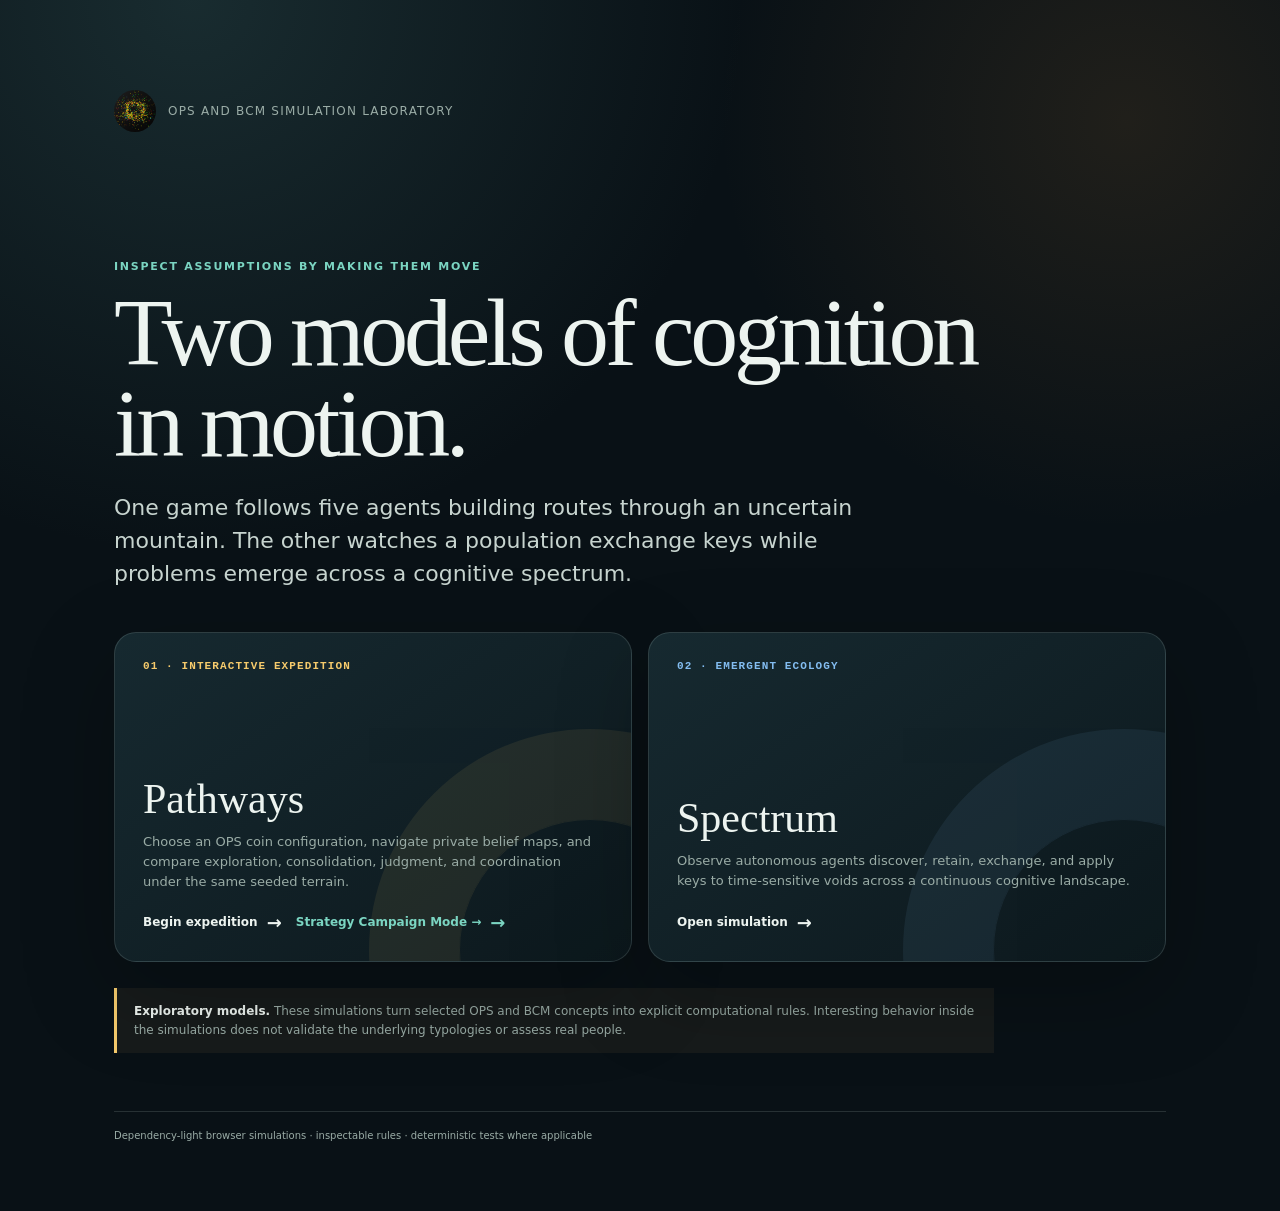
<file: index.html>
<!doctype html>
<html lang="en">
<head>
  <meta charset="utf-8">
  <meta name="viewport" content="width=device-width, initial-scale=1">
  <meta name="theme-color" content="#0a1217">
  <title>OPS and BCM Simulators</title>
  <link rel="icon" href="favicon.ico">
  <style>
    :root { color-scheme: dark; --bg:#091116; --surface:#112027; --line:rgba(220,240,233,.14); --text:#edf4f0; --muted:#9aacA6; --gold:#f6cb6c; --teal:#7bd5c2; }
    * { box-sizing:border-box; }
    body { margin:0; min-height:100vh; color:var(--text); background:radial-gradient(circle at 15% 0%, rgba(67,116,117,.27), transparent 34%),radial-gradient(circle at 88% 10%, rgba(147,101,48,.17), transparent 26%),var(--bg); font-family:Inter,ui-sans-serif,system-ui,-apple-system,"Segoe UI",sans-serif; }
    main { width:min(1180px,100%); margin:0 auto; padding:clamp(30px,7vw,92px) clamp(18px,5vw,64px) 70px; }
    .brand { display:flex; align-items:center; gap:12px; margin-bottom:clamp(60px,10vw,130px); color:var(--muted); font-size:12px; letter-spacing:.1em; text-transform:uppercase; }
    .brand img { width:42px; height:42px; object-fit:contain; border-radius:50%; }
    .eyebrow { margin:0 0 14px; color:var(--teal); font-size:11px; font-weight:800; letter-spacing:.16em; text-transform:uppercase; }
    h1,h2 { margin-top:0; font-family:Georgia,"Times New Roman",serif; font-weight:500; }
    h1 { max-width:900px; margin-bottom:22px; font-size:clamp(48px,8vw,96px); line-height:.95; letter-spacing:-.045em; }
    .lede { max-width:760px; margin-bottom:42px; color:#c7d4cf; font-size:clamp(17px,2.2vw,22px); line-height:1.5; }
    .sim-grid { display:grid; grid-template-columns:repeat(2,minmax(0,1fr)); gap:16px; }
    .sim-card { position:relative; display:grid; min-height:330px; padding:28px; overflow:hidden; border:1px solid var(--line); border-radius:22px; color:inherit; background:linear-gradient(145deg,rgba(23,43,50,.96),rgba(13,25,30,.96)); text-decoration:none; box-shadow:0 30px 90px rgba(0,0,0,.25); transition:transform .18s ease,border-color .18s ease; }
    .sim-card:hover { transform:translateY(-4px); border-color:rgba(246,203,108,.45); }
    .sim-card::after { content:""; position:absolute; width:260px; height:260px; right:-90px; bottom:-120px; border:1px solid currentColor; border-radius:50%; opacity:.08; box-shadow:0 0 0 45px currentColor,0 0 0 90px currentColor; }
    .sim-card.pathways { color:var(--gold); }
    .sim-card.spectrum { color:#83bdf1; }
    .card-index { color:currentColor; font:700 11px/1 ui-monospace,monospace; letter-spacing:.1em; }
    .card-copy { align-self:end; position:relative; z-index:1; color:var(--text); }
    .card-copy h2 { margin-bottom:9px; font-size:clamp(28px,4vw,42px); }
    .card-copy p { max-width:460px; margin:0 0 20px; color:var(--muted); font-size:13px; line-height:1.55; }
    .enter { display:inline-flex; align-items:center; gap:9px; color:currentColor; font-size:12px; font-weight:800; }
    .enter::after { content:"→"; font-size:18px; transition:transform .15s ease; }
    .sim-card:hover .enter::after { transform:translateX(4px); }
    .notice { max-width:880px; margin-top:26px; padding:14px 17px; border-left:3px solid var(--gold); color:var(--muted); background:rgba(246,203,108,.055); font-size:12px; line-height:1.55; }
    .notice strong { color:var(--text); }
    footer { margin-top:58px; padding-top:18px; border-top:1px solid var(--line); color:var(--muted); font-size:10px; }
    @media (max-width:760px) { .brand { margin-bottom:70px; } .sim-grid { grid-template-columns:1fr; } .sim-card { min-height:270px; } }
    @media (prefers-reduced-motion:reduce) { * { transition-duration:.01ms !important; } }
  </style>
</head>
<body>
  <main>
    <div class="brand"><img src="logo.png" alt="">OPS and BCM simulation laboratory</div>
    <p class="eyebrow">Inspect assumptions by making them move</p>
    <h1>Two models of cognition in motion.</h1>
    <p class="lede">One game follows five agents building routes through an uncertain mountain. The other watches a population exchange keys while problems emerge across a cognitive spectrum.</p>

    <div class="sim-grid">
      <a class="sim-card pathways" href="pathways/">
        <span class="card-index">01 · INTERACTIVE EXPEDITION</span>
        <div class="card-copy">
          <h2>Pathways</h2>
          <p>Choose an OPS coin configuration, navigate private belief maps, and compare exploration, consolidation, judgment, and coordination under the same seeded terrain.</p>
          <div style="display: flex; gap: 14px;">
            <span class="enter">Begin expedition</span>
            <span class="enter" style="color: var(--teal);" onclick="event.preventDefault(); window.location.href='pathways/campaign.html';">Strategy Campaign Mode →</span>
          </div>
        </div>
      </a>

      <a class="sim-card spectrum" href="spectrum/">
        <span class="card-index">02 · EMERGENT ECOLOGY</span>
        <div class="card-copy">
          <h2>Spectrum</h2>
          <p>Observe autonomous agents discover, retain, exchange, and apply keys to time-sensitive voids across a continuous cognitive landscape.</p>
          <span class="enter">Open simulation</span>
        </div>
      </a>
    </div>

    <div class="notice"><strong>Exploratory models.</strong> These simulations turn selected OPS and BCM concepts into explicit computational rules. Interesting behavior inside the simulations does not validate the underlying typologies or assess real people.</div>
    <footer>Dependency-light browser simulations · inspectable rules · deterministic tests where applicable</footer>
  </main>
</body>
</html>
</file>
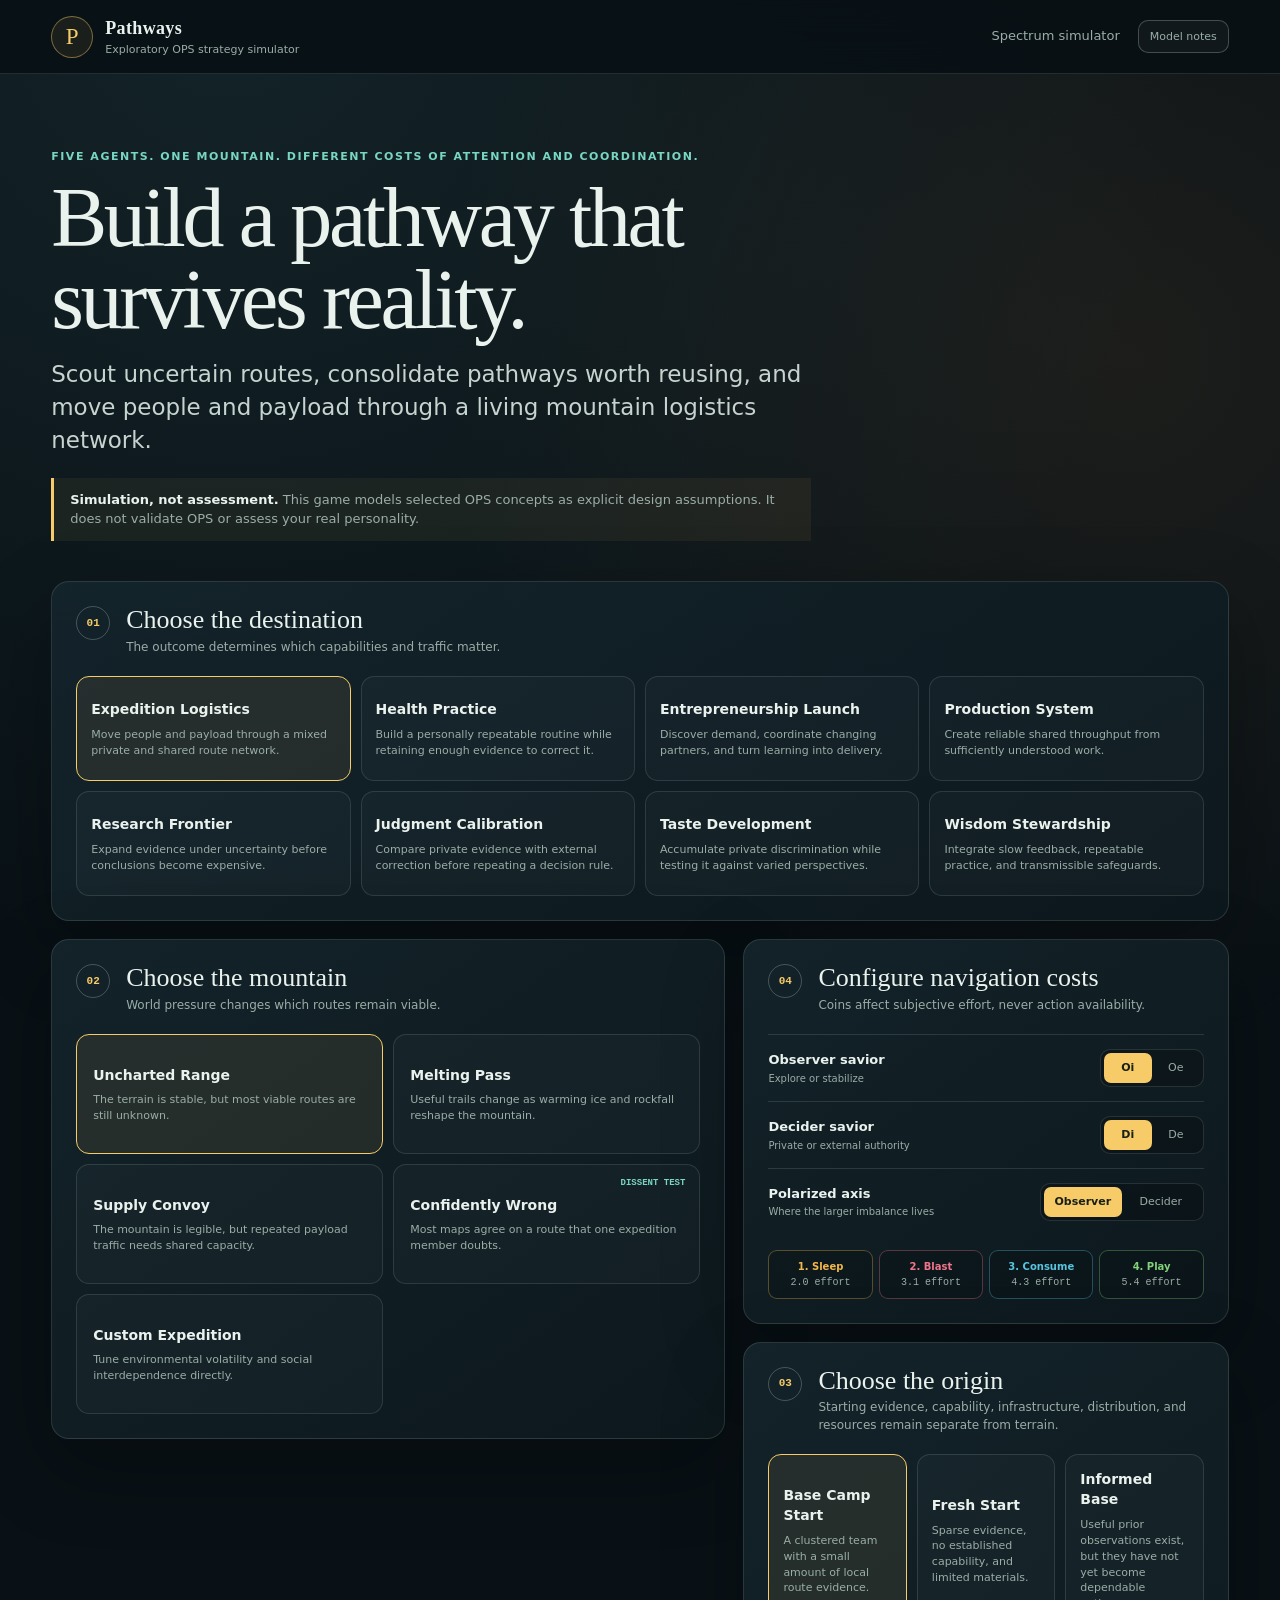
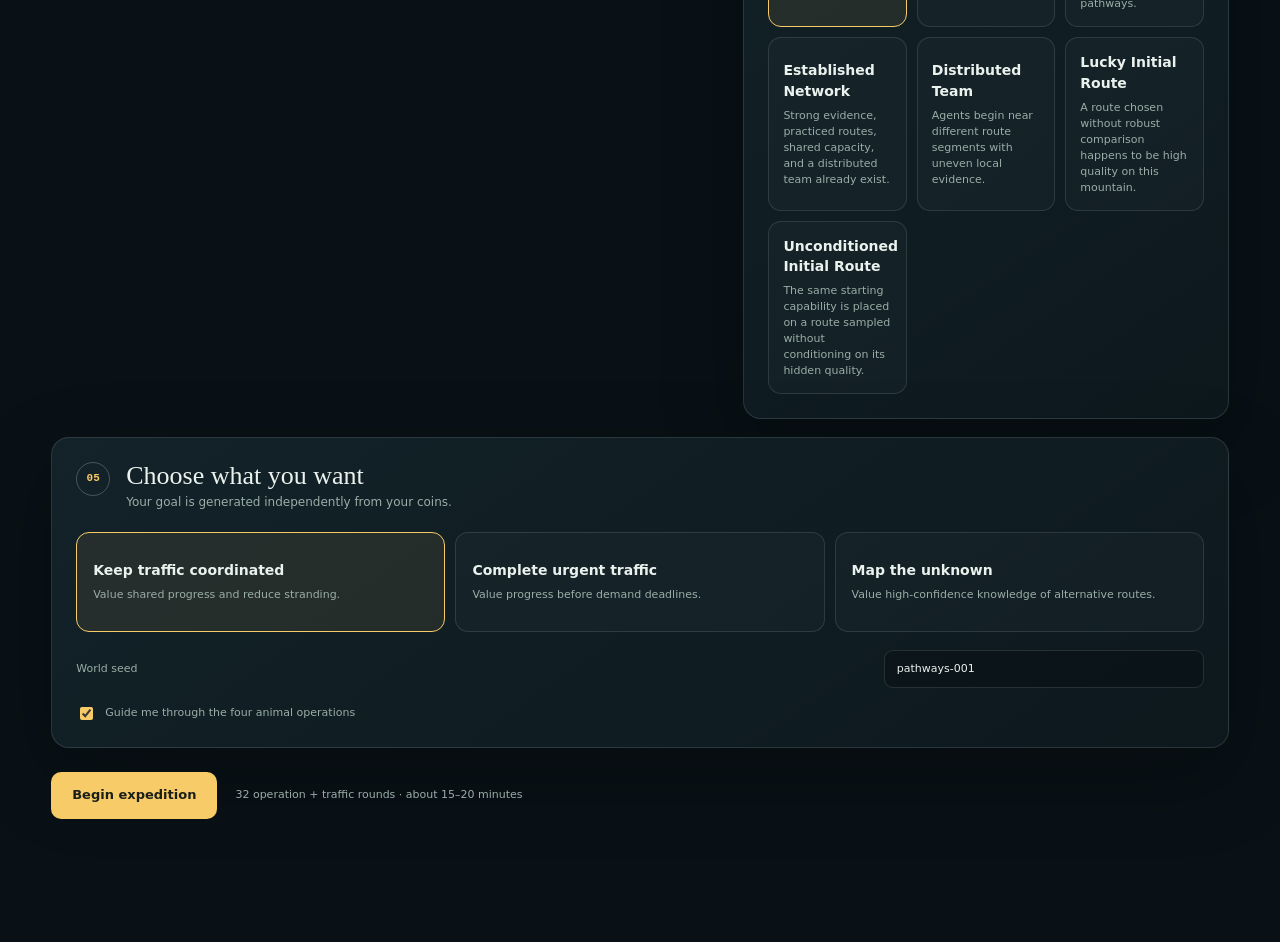
<file: pathways/index.html>
<!doctype html>
<html lang="en">
<head>
  <meta charset="utf-8">
  <meta name="viewport" content="width=device-width, initial-scale=1">
  <meta name="theme-color" content="#101a20">
  <title>Pathways - An exploratory OPS strategy simulator</title>
  <link rel="icon" href="../favicon.ico">
  <link rel="stylesheet" href="styles.css?v=1">
</head>
<body>
  <header class="site-header">
    <a class="brand" href="../" aria-label="Back to simulator collection">
      <span class="brand-mark">P</span>
      <span>
        <strong>Pathways</strong>
        <small>Exploratory OPS strategy simulator</small>
      </span>
    </a>
    <nav>
      <a href="../spectrum/">Spectrum simulator</a>
      <button class="quiet-button" id="aboutButton" type="button">Model notes</button>
    </nav>
  </header>

  <main id="app">
    <section class="start-screen" id="startScreen">
      <div class="hero-copy">
        <p class="eyebrow">Five agents. One mountain. Different costs of attention and coordination.</p>
        <h1>Build a pathway that survives reality.</h1>
        <p class="lede">Scout uncertain routes, consolidate pathways worth reusing, and move people and payload through a living mountain logistics network.</p>
        <div class="model-notice">
          <strong>Simulation, not assessment.</strong>
          This game models selected OPS concepts as explicit design assumptions. It does not validate OPS or assess your real personality.
        </div>
      </div>

      <div class="setup-grid">
        <section class="setup-panel destination-panel">
          <div class="section-heading">
            <span class="step-number">01</span>
            <div>
              <h2>Choose the destination</h2>
              <p>The outcome determines which capabilities and traffic matter.</p>
            </div>
          </div>
          <div class="profile-grid destination-grid" id="destinationGrid"></div>
        </section>

        <section class="setup-panel scenario-panel">
          <div class="section-heading">
            <span class="step-number">02</span>
            <div>
              <h2>Choose the mountain</h2>
              <p>World pressure changes which routes remain viable.</p>
            </div>
          </div>
          <div class="scenario-grid" id="scenarioGrid"></div>
          <div class="custom-controls" id="customControls" hidden>
            <label>Environmental uncertainty <output id="uncertaintyOutput">50%</output><input id="uncertaintyInput" type="range" min="0" max="100" value="50"></label>
            <label>Terrain volatility <output id="volatilityOutput">50%</output><input id="volatilityInput" type="range" min="0" max="100" value="50"></label>
            <label>Route branching <output id="branchingOutput">50%</output><input id="branchingInput" type="range" min="0" max="100" value="50"></label>
            <label>Terrain observability <output id="observabilityOutput">50%</output><input id="observabilityInput" type="range" min="0" max="100" value="50"></label>
            <label>Social interdependence <output id="interdependenceOutput">50%</output><input id="interdependenceInput" type="range" min="0" max="100" value="50"></label>
            <label>Route recurrence <output id="routeRecurrenceOutput">50%</output><input id="routeRecurrenceInput" type="range" min="0" max="100" value="50"></label>
            <label>Priority disagreement <output id="disagreementOutput">50%</output><input id="disagreementInput" type="range" min="0" max="100" value="50"></label>
          </div>
        </section>

        <section class="setup-panel coins-panel">
          <div class="section-heading">
            <span class="step-number">04</span>
            <div>
              <h2>Configure navigation costs</h2>
              <p>Coins affect subjective effort, never action availability.</p>
            </div>
          </div>
          <div class="coin-row">
            <div><strong>Observer savior</strong><small>Explore or stabilize</small></div>
            <div class="segmented" data-setting="observer">
              <button type="button" data-value="Oi" class="selected">Oi</button>
              <button type="button" data-value="Oe">Oe</button>
            </div>
          </div>
          <div class="coin-row">
            <div><strong>Decider savior</strong><small>Private or external authority</small></div>
            <div class="segmented" data-setting="decider">
              <button type="button" data-value="Di" class="selected">Di</button>
              <button type="button" data-value="De">De</button>
            </div>
          </div>
          <div class="coin-row">
            <div><strong>Polarized axis</strong><small>Where the larger imbalance lives</small></div>
            <div class="segmented wide" data-setting="polarity">
              <button type="button" data-value="Observer" class="selected">Observer</button>
              <button type="button" data-value="Decider">Decider</button>
            </div>
          </div>
          <div class="animal-order" id="animalOrder"></div>
        </section>

        <section class="setup-panel origin-panel">
          <div class="section-heading">
            <span class="step-number">03</span>
            <div>
              <h2>Choose the origin</h2>
              <p>Starting evidence, capability, infrastructure, distribution, and resources remain separate from terrain.</p>
            </div>
          </div>
          <div class="profile-grid origin-grid" id="originGrid"></div>
        </section>

        <section class="setup-panel goals-panel">
          <div class="section-heading">
            <span class="step-number">05</span>
            <div>
              <h2>Choose what you want</h2>
              <p>Your goal is generated independently from your coins.</p>
            </div>
          </div>
          <div class="goal-grid" id="goalGrid"></div>
          <label class="seed-field">World seed<input id="seedInput" value="pathways-001" spellcheck="false"></label>
          <label class="tutorial-toggle"><input id="tutorialInput" type="checkbox" checked><span>Guide me through the four animal operations</span></label>
        </section>
      </div>

      <div class="start-actions">
        <button class="primary-button" id="startButton" type="button">Begin expedition</button>
        <span>32 operation + traffic rounds · about 15–20 minutes</span>
      </div>
    </section>

    <section class="game-screen" id="gameScreen" hidden>
      <div class="game-status" aria-live="polite">
        <div><small>Round</small><strong id="roundStatus">0 / 12</strong></div>
        <div><small>Weather</small><strong id="weatherStatus">Clear</strong></div>
        <div><small>Route materials</small><strong id="supplyStatus">18</strong></div>
        <div><small>Demands complete</small><strong id="summitStatus">0 / 5</strong></div>
        <div><small>Payload delivered</small><strong id="deliveryStatus">0 / 2</strong></div>
        <button class="quiet-button" id="restartButton" type="button">Restart setup</button>
      </div>

      <div class="tutorial-bar" id="tutorialBar" hidden>
        <div>
          <small>Guided move <span id="tutorialCount">1 / 4</span></small>
          <strong id="tutorialTitle">Consume: scout an uncertain route</strong>
          <p id="tutorialCopy"></p>
        </div>
        <button class="quiet-button" id="skipTutorialButton" type="button">Skip guidance</button>
      </div>

      <section class="traffic-panel">
        <div class="panel-heading">
          <div><p class="eyebrow">Purposeful repeated traffic</p><h2>Logistics demands</h2></div>
          <span class="truth-badge">Source → destination · subject · deadline</span>
        </div>
        <div class="destination-brief" id="destinationBrief"></div>
        <div class="traffic-demand-list" id="trafficDemandList"></div>
      </section>

      <div class="game-layout">
        <section class="map-panel">
          <div class="panel-heading map-heading">
            <div>
              <p class="eyebrow" id="scenarioEyebrow">Uncharted Range</p>
              <h2>Belief map</h2>
            </div>
            <div class="map-controls">
              <button class="quiet-button" id="mapZoomOut" type="button" aria-label="Zoom map out">−</button>
              <button class="quiet-button" id="mapZoomIn" type="button" aria-label="Zoom map in">+</button>
              <label class="agent-selector">Map perspective<select id="mapAgentSelect"></select></label>
            </div>
          </div>
          <div class="map-legend">
            <span><i class="legend-line private"></i>Private belief</span>
            <span><i class="legend-line shared"></i>Shared infrastructure</span>
            <span><i class="legend-line unknown"></i>Unknown possibility</span>
            <span><i class="legend-dot"></i>Expedition member</span>
          </div>
          <div class="mountain-wrap">
            <svg id="mountainSvg" viewBox="0 0 1000 720" role="img" aria-label="Interactive mountain pathway map">
              <defs>
                <linearGradient id="skyGradient" x1="0" x2="0" y1="0" y2="1">
                  <stop offset="0" stop-color="#152a32"></stop>
                  <stop offset="1" stop-color="#0d171c"></stop>
                </linearGradient>
                <filter id="softGlow"><feGaussianBlur stdDeviation="5" result="blur"></feGaussianBlur><feMerge><feMergeNode in="blur"></feMergeNode><feMergeNode in="SourceGraphic"></feMergeNode></feMerge></filter>
                <marker id="intentArrow" viewBox="0 0 10 10" refX="8" refY="5" markerWidth="5" markerHeight="5" orient="auto-start-reverse"><path d="M 0 0 L 10 5 L 0 10 z" fill="#f7cb67"></path></marker>
              </defs>
              <rect width="1000" height="720" fill="url(#skyGradient)"></rect>
              <path class="mountain-silhouette back" d="M0 690 L128 520 L235 575 L390 310 L495 415 L640 200 L760 390 L865 285 L1000 680 Z"></path>
              <path class="mountain-silhouette front" d="M0 720 L170 565 L300 610 L520 205 L695 540 L810 430 L1000 720 Z"></path>
              <g id="edgeLayer"></g>
              <g id="nodeLayer"></g>
              <g id="agentLayer"></g>
              <g id="payloadLayer"></g>
            </svg>
            <div class="map-callout" id="mapCallout" hidden></div>
          </div>
        </section>

        <aside class="xray-panel">
          <div class="panel-heading">
            <div>
              <p class="eyebrow">X-ray mode</p>
              <h2>Five private models</h2>
            </div>
            <span class="truth-badge">Ground truth hidden</span>
          </div>
          <div class="agent-list" id="agentList"></div>
        </aside>
      </div>

      <section class="actions-panel">
        <div class="panel-heading">
          <div>
            <p class="eyebrow">Choose one concrete operation</p>
            <h2>Your next move</h2>
          </div>
          <div class="player-state" id="playerState"></div>
        </div>
        <div class="action-grid" id="actionGrid"></div>
      </section>

      <section class="timeline-panel">
        <div class="panel-heading">
          <div><p class="eyebrow">Causal trace</p><h2>What just happened</h2></div>
        </div>
        <div class="timeline" id="timeline"></div>
      </section>
    </section>
  </main>

  <dialog id="aboutDialog" class="info-dialog">
    <button class="dialog-close" data-close-dialog type="button" aria-label="Close">Close</button>
    <p class="eyebrow">Model boundary</p>
    <h2>What this simulator claims</h2>
    <p>Pathways turns selected OPS terms into explicit logistics mechanics. Oe explores, Oi stabilizes, Di primarily updates private capability, and De primarily updates reciprocal or shared capability. Animal operations prepare pathway state; movement resolves afterward against declared traffic demands.</p>
    <p>The simulator tests whether those assumptions produce an intelligible strategy game. It is not evidence that the assumptions describe real people.</p>
    <h3>Four pathway layers</h3>
    <ul>
      <li>Terrain: what objectively exists.</li>
      <li>Belief: what each agent currently thinks exists.</li>
      <li>Personal mastery: what one agent can traverse reliably.</li>
      <li>Shared pathway: what the expedition can use at scale.</li>
    </ul>
    <p>Sleep pays when the same agent later reuses a mastered route. Blast pays when later followers or shared payload reuse established infrastructure. Either investment can be mistimed when no relevant future traffic arrives.</p>
  </dialog>

  <dialog id="debriefDialog" class="debrief-dialog">
    <div id="debriefContent"></div>
  </dialog>

  <script src="engine.js?v=1"></script>
  <script src="app.js?v=1"></script>
</body>
</html>
</file>
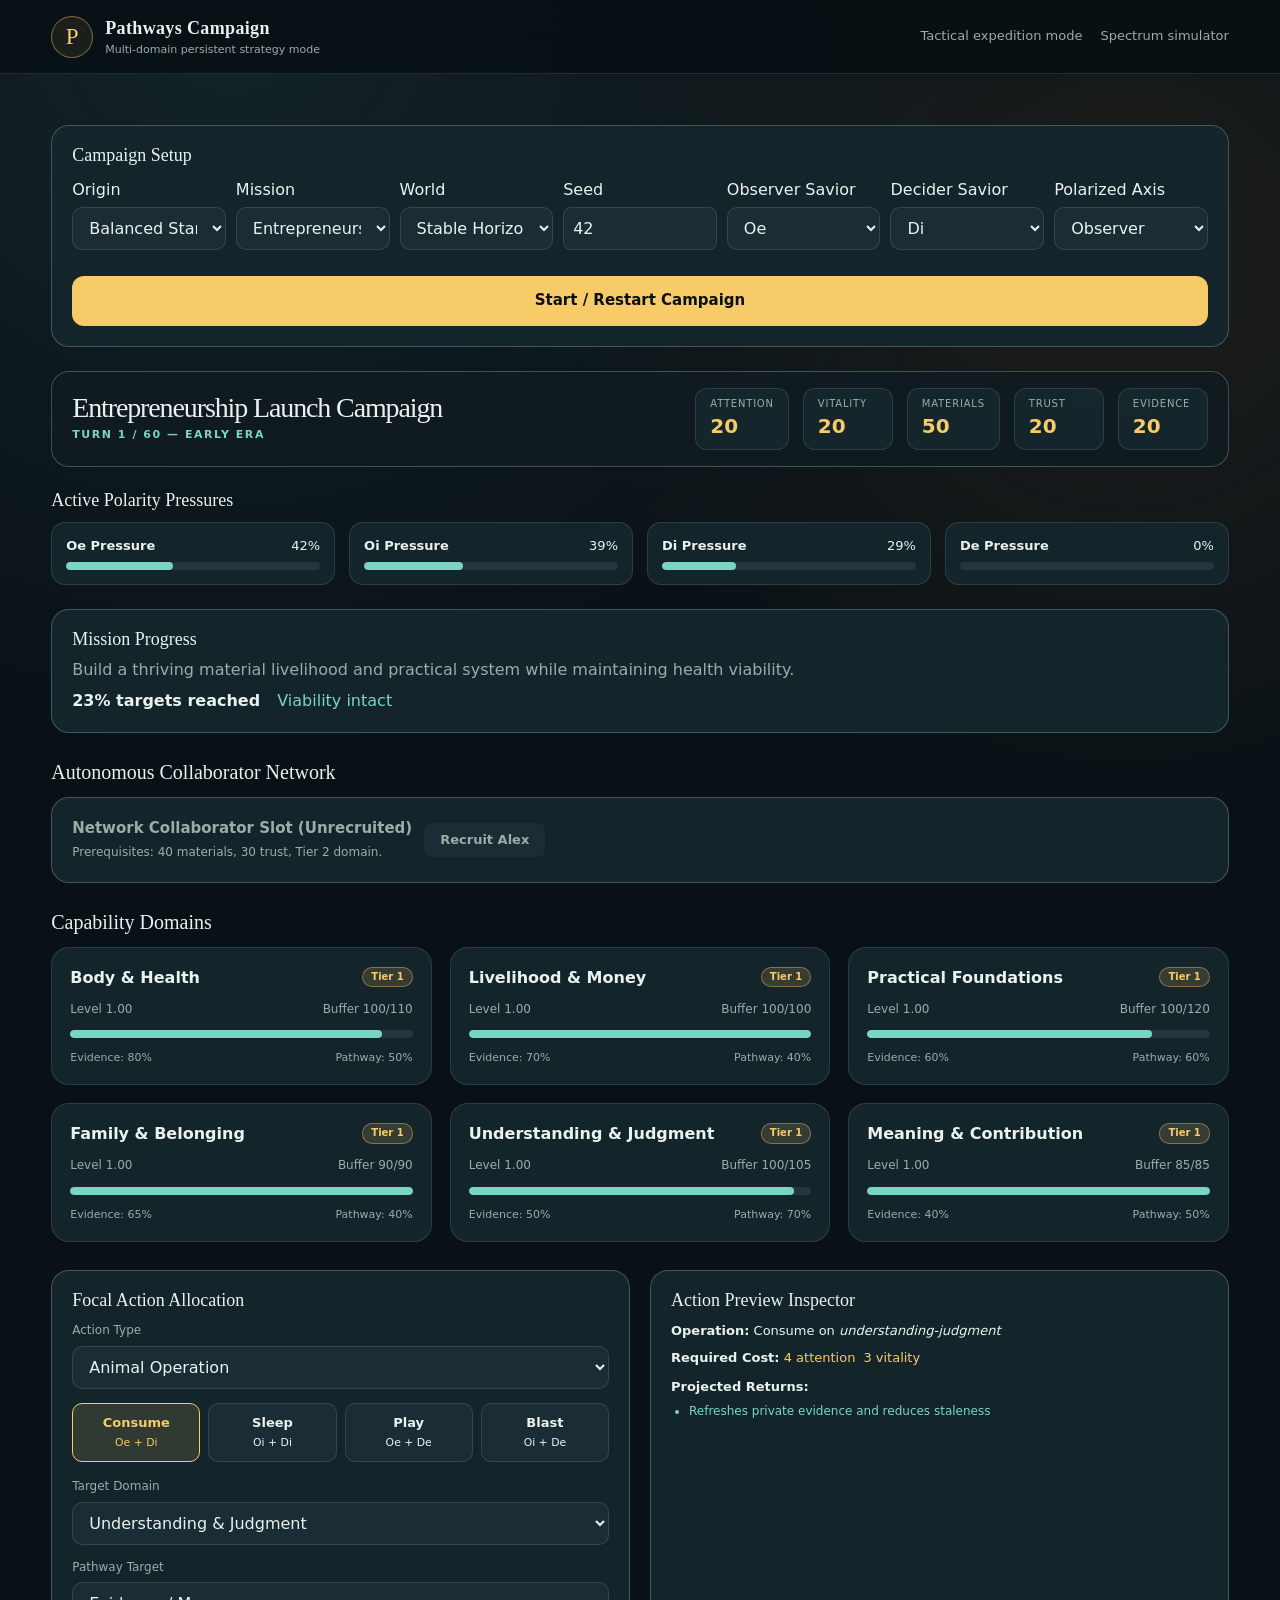
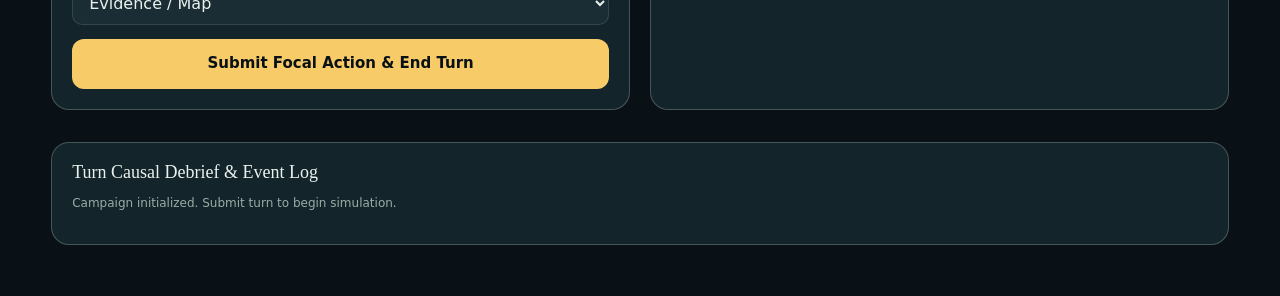
<file: pathways/campaign.html>
<!doctype html>
<html lang="en">
<head>
  <meta charset="utf-8">
  <meta name="viewport" content="width=device-width, initial-scale=1">
  <meta name="theme-color" content="#101a20">
  <title>Pathways - Multi-Domain Strategy Campaign</title>
  <link rel="icon" href="../favicon.ico">
  <link rel="stylesheet" href="styles.css?v=2">
  <style>
    .campaign-header-bar {
      display: flex;
      flex-wrap: wrap;
      align-items: center;
      justify-content: space-between;
      gap: 16px;
      padding: 16px 20px;
      margin-bottom: 24px;
      border: 1px solid var(--line-strong);
      border-radius: var(--radius);
      background: rgba(16, 28, 34, 0.9);
      backdrop-filter: blur(12px);
    }
    .res-grid {
      display: flex;
      flex-wrap: wrap;
      gap: 14px;
    }
    .res-card {
      display: flex;
      flex-direction: column;
      padding: 8px 14px;
      border: 1px solid var(--line);
      border-radius: 12px;
      background: rgba(26, 45, 53, 0.6);
      min-width: 90px;
    }
    .res-card small {
      color: var(--muted);
      font-size: 10px;
      text-transform: uppercase;
      letter-spacing: 0.08em;
    }
    .res-card strong {
      color: var(--accent);
      font-size: 20px;
    }
    .pressure-panel {
      display: grid;
      grid-template-columns: repeat(auto-fit, minmax(200px, 1fr));
      gap: 14px;
      margin-bottom: 24px;
    }
    .pressure-card {
      padding: 14px;
      border: 1px solid var(--line);
      border-radius: 14px;
      background: var(--surface-2);
    }
    .pressure-header {
      display: flex;
      justify-content: space-between;
      margin-bottom: 6px;
      font-size: 13px;
    }
    .meter-bar {
      height: 8px;
      border-radius: 4px;
      background: rgba(255, 255, 255, 0.08);
      overflow: hidden;
    }
    .meter-fill {
      height: 100%;
      border-radius: 4px;
      background: var(--teal);
      transition: width 0.3s ease;
    }
    .domain-grid-6 {
      display: grid;
      grid-template-columns: repeat(auto-fit, minmax(300px, 1fr));
      gap: 18px;
      margin-bottom: 28px;
    }
    .domain-card {
      padding: 18px;
      border: 1px solid var(--line);
      border-radius: var(--radius);
      background: var(--surface-2);
      display: flex;
      flex-direction: column;
      gap: 12px;
    }
    .domain-title-row {
      display: flex;
      align-items: center;
      justify-content: space-between;
    }
    .tier-badge {
      padding: 2px 8px;
      border-radius: 10px;
      font-size: 10px;
      font-weight: bold;
      background: rgba(247, 203, 103, 0.15);
      color: var(--accent);
      border: 1px solid rgba(247, 203, 103, 0.4);
    }
    .stat-row {
      display: flex;
      justify-content: space-between;
      font-size: 12px;
      color: var(--muted);
    }
    .inspector-section {
      display: grid;
      grid-template-columns: 1fr 1fr;
      gap: 20px;
      margin-bottom: 32px;
    }
    @media (max-width: 900px) {
      .inspector-section { grid-template-columns: 1fr; }
    }
    .action-picker-panel, .preview-panel, .debrief-panel {
      padding: 20px;
      border: 1px solid var(--line-strong);
      border-radius: var(--radius);
      background: var(--surface-2);
    }
    .animal-btn-group {
      display: grid;
      grid-template-columns: repeat(4, 1fr);
      gap: 8px;
      margin-bottom: 16px;
    }
    .animal-btn {
      padding: 10px 6px;
      border: 1px solid var(--line);
      border-radius: 10px;
      background: var(--surface-3);
      cursor: pointer;
      text-align: center;
      font-size: 13px;
      font-weight: 600;
      transition: all 0.2s ease;
    }
    .animal-btn:hover, .animal-btn.active {
      border-color: var(--accent);
      background: rgba(247, 203, 103, 0.12);
      color: var(--accent);
    }
    .form-group {
      display: flex;
      flex-direction: column;
      gap: 6px;
      margin-bottom: 14px;
    }
    .form-group select {
      padding: 10px 12px;
      border: 1px solid var(--line);
      border-radius: 10px;
      background: var(--surface-3);
      color: var(--text);
    }
    .submit-btn {
      width: 100%;
      padding: 14px;
      border: none;
      border-radius: 12px;
      background: var(--accent);
      color: var(--bg);
      font-size: 15px;
      font-weight: 700;
      cursor: pointer;
      transition: opacity 0.2s;
    }
    .submit-btn:hover { opacity: 0.9; }
    .warning-box {
      padding: 10px 14px;
      border-left: 3px solid var(--danger);
      background: rgba(240, 123, 134, 0.1);
      color: var(--danger);
      font-size: 12px;
      margin-top: 10px;
      border-radius: 0 8px 8px 0;
    }
    .event-log-list {
      max-height: 260px;
      overflow-y: auto;
      display: flex;
      flex-direction: column;
      gap: 8px;
      padding-right: 6px;
    }
    .event-item {
      padding: 8px 12px;
      border-radius: 8px;
      background: var(--surface-3);
      font-size: 12px;
      border-left: 3px solid var(--teal);
    }
    .event-item.shock { border-left-color: var(--danger); }
  </style>
</head>
<body>
  <header class="site-header">
    <a class="brand" href="../" aria-label="Back to simulator collection">
      <span class="brand-mark">P</span>
      <span>
        <strong>Pathways Campaign</strong>
        <small>Multi-domain persistent strategy mode</small>
      </span>
    </a>
    <nav>
      <a href="index.html">Tactical expedition mode</a>
      <a href="../spectrum/">Spectrum simulator</a>
    </nav>
  </header>

  <main id="app">
    <section class="debrief-panel" id="campaignSetup" style="margin-bottom:24px;">
      <h2 style="font-size:18px; margin-bottom:12px;">Campaign Setup</h2>
      <div class="setup-grid" style="display:grid; grid-template-columns:repeat(auto-fit,minmax(150px,1fr)); gap:10px;">
        <label class="form-group">Origin
          <select id="originSelect">
            <option value="balanced-starter">Balanced Starter</option>
            <option value="struggling-body">Struggling Body</option>
            <option value="asset-rich-isolated">Asset Rich & Isolated</option>
            <option value="scholar-monk">Scholar Monk</option>
          </select>
        </label>
        <label class="form-group">Mission
          <select id="missionSelect">
            <option value="entrepreneurship">Entrepreneurship</option>
            <option value="scholarship">Scholarship</option>
            <option value="family-stewardship">Family Stewardship</option>
            <option value="holistic-resilience">Holistic Resilience</option>
          </select>
        </label>
        <label class="form-group">World
          <select id="shockSelect">
            <option value="stable-horizon">Stable Horizon</option>
            <option value="volatile-shift">Volatile Shift</option>
            <option value="crisis-cascade">Crisis Cascade</option>
          </select>
        </label>
        <label class="form-group">Seed
          <input id="seedInput" type="number" value="42" style="width:100%; padding:9px; border-radius:8px; border:1px solid var(--line); background:var(--surface-3); color:var(--text);">
        </label>
        <label class="form-group">Observer Savior
          <select id="observerCoinSelect"><option value="Oe">Oe</option><option value="Oi">Oi</option></select>
        </label>
        <label class="form-group">Decider Savior
          <select id="deciderCoinSelect"><option value="Di">Di</option><option value="De">De</option></select>
        </label>
        <label class="form-group">Polarized Axis
          <select id="primaryAxisSelect"><option value="observer">Observer</option><option value="decider">Decider</option></select>
        </label>
      </div>
      <button type="button" class="submit-btn" id="startCampaignBtn" style="margin-top:12px;">Start / Restart Campaign</button>
    </section>

    <div class="campaign-header-bar">
      <div>
        <h1 style="font-size: 28px; margin: 0;" id="missionTitle">Entrepreneurship Launch Campaign</h1>
        <small class="eyebrow" id="turnCounter">Turn 1 — Phase: updateWorld</small>
      </div>
      <div class="res-grid" id="resourceBar"></div>
    </div>

    <!-- Polarity Pressures -->
    <h2 style="font-size: 18px; margin-bottom: 12px;">Active Polarity Pressures</h2>
    <div class="pressure-panel" id="pressureBar"></div>

    <section class="debrief-panel" id="missionPanel" style="margin-bottom:28px;"></section>

    <!-- Autonomous Collaborator Section -->
    <h2 style="font-size: 20px; margin-bottom: 14px;">Autonomous Collaborator Network</h2>
    <div class="debrief-panel" id="collaboratorPanel" style="margin-bottom: 28px;"></div>

    <!-- 6 Capability Domains -->
    <h2 style="font-size: 20px; margin-bottom: 14px;">Capability Domains</h2>
    <div class="domain-grid-6" id="domainGrid"></div>

    <!-- Action Inspector & Picker -->
    <div class="inspector-section">
      <section class="action-picker-panel">
        <h2 style="font-size: 18px; margin-bottom: 12px;">Focal Action Allocation</h2>

        <div class="form-group">
          <label for="actionTypeSelect" style="font-size:12px; color:var(--muted);">Action Type</label>
          <select id="actionTypeSelect">
            <option value="animal_operation">Animal Operation</option>
            <option value="acquire">Develop Domain Level</option>
            <option value="maintain">Direct Maintenance</option>
            <option value="set_maintenance_policy">Install Maintenance Policy</option>
          </select>
        </div>

        <div class="animal-btn-group" id="animalSelector">
          <button type="button" class="animal-btn active" data-animal="Consume">Consume<br><small style="font-weight:normal;">Oe + Di</small></button>
          <button type="button" class="animal-btn" data-animal="Sleep">Sleep<br><small style="font-weight:normal;">Oi + Di</small></button>
          <button type="button" class="animal-btn" data-animal="Play">Play<br><small style="font-weight:normal;">Oe + De</small></button>
          <button type="button" class="animal-btn" data-animal="Blast">Blast<br><small style="font-weight:normal;">Oi + De</small></button>
        </div>

        <div class="form-group">
          <label for="domainTargetSelect" style="font-size: 12px; color: var(--muted);">Target Domain</label>
          <select id="domainTargetSelect">
            <option value="body-health">Body & Health</option>
            <option value="livelihood-money">Livelihood & Money</option>
            <option value="practical-foundations">Practical Foundations</option>
            <option value="family-belonging">Family & Belonging</option>
            <option value="understanding-judgment" selected>Understanding & Judgment</option>
            <option value="meaning-contribution">Meaning & Contribution</option>
          </select>
        </div>

        <div class="form-group" id="pathwayTargetGroup">
          <label for="pathwayTargetSelect" style="font-size:12px; color:var(--muted);">Pathway Target</label>
          <select id="pathwayTargetSelect">
            <option value="evidence">Evidence / Map</option>
            <option value="personal">Personal Capability</option>
            <option value="shared">Shared Infrastructure</option>
            <option value="condition">Condition / Maintenance</option>
          </select>
        </div>

        <button type="button" class="submit-btn" id="submitTurnBtn">Submit Focal Action & End Turn</button>
      </section>

      <!-- Action Preview Inspector -->
      <section class="preview-panel">
        <h2 style="font-size: 18px; margin-bottom: 12px;">Action Preview Inspector</h2>
        <div id="previewContent"></div>
      </section>
    </div>

    <!-- Causal Debrief & Event Log -->
    <section class="debrief-panel">
      <h2 style="font-size: 18px; margin-bottom: 12px;">Turn Causal Debrief & Event Log</h2>
      <div class="event-log-list" id="eventLog"></div>
    </section>
  </main>

  <script src="campaignEngine.js"></script>
  <script src="campaignApp.js"></script>
  <script>
    document.addEventListener("DOMContentLoaded", function () {
      let app = null;

      let selectedAnimal = "Consume";
      let selectedDomain = "understanding-judgment";
      let selectedActionType = "animal_operation";
      let selectedPathwayTarget = "evidence";

      const animalBtns = document.querySelectorAll("#animalSelector .animal-btn");
      const domainSelect = document.getElementById("domainTargetSelect");
      const actionTypeSelect = document.getElementById("actionTypeSelect");
      const pathwayTargetSelect = document.getElementById("pathwayTargetSelect");
      const pathwayTargetGroup = document.getElementById("pathwayTargetGroup");
      const submitBtn = document.getElementById("submitTurnBtn");

      function buildAction() {
        if (selectedActionType === "animal_operation") {
          return { type: selectedActionType, animal: selectedAnimal, targetDomain: selectedDomain, pathwayTarget: selectedPathwayTarget };
        }
        return { type: selectedActionType, targetDomain: selectedDomain, pathwayTarget: selectedPathwayTarget, enabled: true };
      }

      function syncPathwayTargets() {
        const labels = {
          evidence: "Evidence / Map",
          personal: "Personal Capability",
          shared: "Shared Infrastructure",
          condition: "Condition / Recovery"
        };
        const targets = PathwaysCampaignEngine.ANIMAL_PATHWAY_TARGETS[selectedAnimal];
        pathwayTargetSelect.innerHTML = targets.map(target => `<option value="${target}">${labels[target]}</option>`).join("");
        if (!targets.includes(selectedPathwayTarget)) selectedPathwayTarget = targets[0];
        pathwayTargetSelect.value = selectedPathwayTarget;
        pathwayTargetGroup.style.display = selectedActionType === "animal_operation" ? "flex" : "none";
      }

      function startCampaign() {
        app = PathwaysCampaignApp.createApp({
          seed: Number(document.getElementById("seedInput").value) || 42,
          origin: document.getElementById("originSelect").value,
          mission: document.getElementById("missionSelect").value,
          shockSchedule: document.getElementById("shockSelect").value,
          focalProfile: {
            observerCoin: document.getElementById("observerCoinSelect").value,
            deciderCoin: document.getElementById("deciderCoinSelect").value,
            primaryAxis: document.getElementById("primaryAxisSelect").value
          }
        });
        updateUI();
      }

      function updateUI() {
        const snapshot = app.getSnapshot();
        const renderData = PathwaysCampaignApp.renderSnapshot(snapshot);

        // Update Turn Counter
        document.getElementById("missionTitle").textContent = `${renderData.mission.name} Campaign`;
        document.getElementById("turnCounter").textContent = `Turn ${Math.min(renderData.turn, renderData.horizon)} / ${renderData.horizon} — ${renderData.era} era${renderData.completed ? " — complete" : ""}`;

        const diagnostics = renderData.diagnostics;
        document.getElementById("missionPanel").innerHTML = `
          <h2 style="font-size:18px; margin-bottom:8px;">Mission Progress</h2>
          <p style="margin:0 0 8px; color:var(--muted);">${renderData.mission.description}</p>
          <strong>${Math.round(diagnostics.missionProgress * 100)}% targets reached</strong>
          <span style="margin-left:12px; color:${diagnostics.viabilityCompliance.isViable ? 'var(--teal)' : 'var(--danger)'};">${diagnostics.viabilityCompliance.isViable ? 'Viability intact' : diagnostics.viabilityCompliance.violations.join('; ')}</span>
          ${renderData.completed ? `<div class="${diagnostics.success ? '' : 'warning-box'}" style="margin-top:10px;">Campaign ${diagnostics.success ? 'accomplished its mission' : 'ended with unmet mission targets or viability costs'}.</div>` : ''}
        `;

        // Render Resource Header Bar
        document.getElementById("resourceBar").innerHTML = Object.entries(renderData.resources)
          .map(([k, v]) => `
            <div class="res-card">
              <small>${k}</small>
              <strong>${Math.round(v)}</strong>
            </div>
          `).join("");

        // Render Polarity Pressures
        document.getElementById("pressureBar").innerHTML = Object.entries(renderData.polarityPressures)
          .map(([k, v]) => `
            <div class="pressure-card">
              <div class="pressure-header">
                <strong>${k} Pressure</strong>
                <span>${v}%</span>
              </div>
              <div class="meter-bar">
                <div class="meter-fill" style="width: ${v}%;"></div>
              </div>
            </div>
          `).join("");

        // Render Collaborator Panel
        const collab = renderData.collaborator;
        const collabEl = document.getElementById("collaboratorPanel");
        if (collabEl) {
          if (collab && collab.isRecruited) {
            collabEl.innerHTML = `
              <div style="display:flex; justify-space-between; align-items:center; flex-wrap:wrap; gap:12px;">
                <div>
                  <h3 style="margin:0; font-size:16px;">${collab.name} <small style="color:var(--accent); font-weight:normal;">(${collab.profileLabel})</small></h3>
                  <p style="margin:4px 0 0; font-size:12px; color:var(--muted);">Alignment: ${collab.alignmentPercent}% | Overhead: ${collab.compensationRate} materials & 1 trust / turn</p>
                  <p style="margin:4px 0 0; font-size:12px; color:var(--teal);">Last action: ${collab.lastAutonomousAction}</p>
                  <p style="margin:4px 0 0; font-size:11px; color:var(--muted);">Decision: ${collab.lastDecisionReason || 'No decision recorded'}</p>
                </div>
                <div style="display:flex; align-items:center; gap:8px;">
                  <label style="font-size:12px; color:var(--muted);">Role Focus:</label>
                  <select id="collabRoleSelect" style="padding:6px 10px; border-radius:8px; background:var(--surface-3); color:var(--text); border:1px solid var(--line);">
                    <option value="production" ${collab.assignedRole === 'production' ? 'selected' : ''}>Production</option>
                    <option value="maintenance" ${collab.assignedRole === 'maintenance' ? 'selected' : ''}>Maintenance</option>
                    <option value="exploration" ${collab.assignedRole === 'exploration' ? 'selected' : ''}>Exploration</option>
                  </select>
                  <label style="font-size:12px; color:var(--muted);">Priority:</label>
                  <select id="collabPrioritySelect" style="padding:6px 10px; border-radius:8px; background:var(--surface-3); color:var(--text); border:1px solid var(--line);">
                    ${Object.values(renderData.domains).map(domain => `<option value="${domain.id}" ${collab.infrastructurePriority === domain.id ? 'selected' : ''}>${domain.name}</option>`).join('')}
                  </select>
                  <label style="font-size:12px; color:var(--muted);">Materials:</label>
                  <input id="collabAllowanceInput" type="number" min="0" max="25" value="${collab.resourceAllowance ? collab.resourceAllowance.materials : 5}" style="width:58px; padding:6px; border-radius:8px; background:var(--surface-3); color:var(--text); border:1px solid var(--line);">
                  <button type="button" id="applyCollabConfigBtn" class="animal-btn">Apply</button>
                </div>
              </div>
            `;
            const roleSel = document.getElementById("collabRoleSelect");
            if (roleSel) {
              roleSel.addEventListener("change", function () {
                app.dispatchTurn([{ type: "assign_collaborator_role", role: this.value }]);
                updateUI();
              });
            }
            document.getElementById("applyCollabConfigBtn").addEventListener("click", function () {
              const priority = document.getElementById("collabPrioritySelect").value;
              const materials = Number(document.getElementById("collabAllowanceInput").value) || 0;
              app.dispatchTurn([{ type: "configure_collaborator", infrastructurePriority: priority, resourceAllowance: { materials }, commitments: [priority] }]);
              updateUI();
            });
          } else {
            const canRecruit = collab && collab.eligible;
            collabEl.innerHTML = `
              <div style="display:flex; justify-space-between; align-items:center; flex-wrap:wrap; gap:12px;">
                <div>
                  <h3 style="margin:0; font-size:15px; color:var(--muted);">Network Collaborator Slot (Unrecruited)</h3>
                  <p style="margin:4px 0 0; font-size:12px; color:var(--muted);">${canRecruit ? 'Eligible for recruitment! Costs 25 materials & 15 trust.' : 'Prerequisites: 40 materials, 30 trust, Tier 2 domain.'}</p>
                </div>
                <button type="button" id="recruitBtn" style="padding:8px 16px; border-radius:8px; border:none; font-weight:bold; font-size:13px; cursor:${canRecruit ? 'pointer' : 'not-allowed'}; background:${canRecruit ? 'var(--teal)' : 'var(--surface-3)'}; color:${canRecruit ? 'var(--bg)' : 'var(--muted)'};" ${canRecruit ? '' : 'disabled'}>Recruit Alex</button>
              </div>
            `;
            const recBtn = document.getElementById("recruitBtn");
            if (recBtn && canRecruit) {
              recBtn.addEventListener("click", function () {
                app.dispatchTurn([{ type: "recruit_collaborator" }]);
                updateUI();
              });
            }
          }
        }

        // Render Domain Grid
        document.getElementById("domainGrid").innerHTML = Object.values(renderData.domains)
          .map(d => `
            <div class="domain-card">
              <div class="domain-title-row">
                <h3 style="margin: 0; font-size: 16px;">${d.name}</h3>
                <span class="tier-badge">${d.tierLabel}</span>
              </div>
              <div class="stat-row">
                <span>Level ${d.levelFormatted}</span>
                <span>Buffer ${Math.round(d.conditionBuffer)}/${Math.round(d.maxCondition)}</span>
              </div>
              <div class="meter-bar">
                <div class="meter-fill" style="width: ${d.conditionHealthPercent}%; background: var(--teal);"></div>
              </div>
              <div class="stat-row" style="font-size: 11px;">
                <span>Evidence: ${d.evidenceCoveragePercent}%</span>
                <span>Pathway: ${d.personalPathwayPercent}%</span>
              </div>
            </div>
          `).join("");

        // Update Preview Inspector
        const action = buildAction();
        const preview = app.calculatePreview(action);

        let costHtml = Object.entries(preview.cost)
          .map(([r, c]) => `<span style="color: var(--accent); margin-right: 8px;">${c} ${r}</span>`)
          .join("");

        let effectsHtml = preview.projectedEffects
          .map(e => `<li style="font-size: 12px; color: var(--teal);">${e}</li>`)
          .join("");

        let warningsHtml = preview.warnings
          .map(w => `<div class="warning-box">${w}</div>`)
          .join("");

        document.getElementById("previewContent").innerHTML = `
          <p style="font-size: 13px; margin-bottom: 8px;">
            <strong>Operation:</strong> ${selectedActionType === 'animal_operation' ? selectedAnimal : selectedActionType.replaceAll('_', ' ')} on <em>${selectedDomain}</em>
          </p>
          <div style="font-size: 13px; margin-bottom: 10px;">
            <strong>Required Cost:</strong> ${costHtml || "None"}
          </div>
          <div style="font-size: 13px; margin-bottom: 6px;"><strong>Projected Returns:</strong></div>
          <ul style="margin: 0 0 10px 18px; padding: 0;">${effectsHtml || "None"}</ul>
          ${warningsHtml}
        `;
        submitBtn.disabled = renderData.completed || !preview.affordable;
        submitBtn.textContent = renderData.completed ? "Campaign Complete" : preview.affordable ? "Submit Focal Action & End Turn" : "Insufficient Resources";

        // Render Event Log / Causal Debrief
        const history = snapshot.history || [];
        const lastTurnSummary = history[history.length - 1];
        if (lastTurnSummary) {
          const eventsHtml = (lastTurnSummary.events || []).map(e => {
            const isShock = e.type === "world_shock" || e.type === "maintenance_deficit";
            return `<div class="event-item ${isShock ? 'shock' : ''}"><strong>Turn ${lastTurnSummary.turn}:</strong> ${e.message || e.type} ${e.targetDomain || e.domain || ''}</div>`;
          }).join("");

          const causalHtml = (lastTurnSummary.causalTrace || []).map(c => `
            <div class="event-item shock"><strong>Causal Trace:</strong> ${c}</div>
          `).join("");

          document.getElementById("eventLog").innerHTML = causalHtml + eventsHtml || "<p style='color: var(--muted); font-size: 12px;'>No turn events logged yet.</p>";
        } else {
          document.getElementById("eventLog").innerHTML = "<p style='color: var(--muted); font-size: 12px;'>Campaign initialized. Submit turn to begin simulation.</p>";
        }
      }

      // Event Listeners
      animalBtns.forEach(btn => {
        btn.addEventListener("click", function () {
          animalBtns.forEach(b => b.classList.remove("active"));
          this.classList.add("active");
          selectedAnimal = this.getAttribute("data-animal");
          selectedPathwayTarget = { Consume: "evidence", Sleep: "personal", Play: "evidence", Blast: "shared" }[selectedAnimal];
          syncPathwayTargets();
          updateUI();
        });
      });

      domainSelect.addEventListener("change", function () {
        selectedDomain = this.value;
        updateUI();
      });

      actionTypeSelect.addEventListener("change", function () {
        selectedActionType = this.value;
        document.getElementById("animalSelector").style.opacity = selectedActionType === "animal_operation" ? "1" : "0.45";
        syncPathwayTargets();
        updateUI();
      });

      pathwayTargetSelect.addEventListener("change", function () {
        selectedPathwayTarget = this.value;
        updateUI();
      });

      submitBtn.addEventListener("click", function () {
        if (!app || app.getSnapshot().completed) return;
        app.dispatchTurn([buildAction()]);
        updateUI();
      });

      document.getElementById("startCampaignBtn").addEventListener("click", startCampaign);
      syncPathwayTargets();
      startCampaign();
    });
  </script>
</body>
</html>
</file>
<file: pathways/styles.css>
:root {
  color-scheme: dark;
  --bg: #091116;
  --surface: #101c22;
  --surface-2: #14242b;
  --surface-3: #1a2d35;
  --line: rgba(215, 236, 230, 0.13);
  --line-strong: rgba(215, 236, 230, 0.25);
  --text: #eaf2ee;
  --muted: #9aada7;
  --accent: #f7cb67;
  --accent-dark: #5b4a23;
  --teal: #79d6c2;
  --danger: #f07b86;
  --sleep: #f2b84b;
  --consume: #58c4dd;
  --blast: #f0758b;
  --play: #83d17a;
  --radius: 18px;
  --shadow: 0 28px 80px rgba(0, 0, 0, 0.28);
}

* { box-sizing: border-box; }
[hidden] { display: none !important; }

html { background: var(--bg); }

body {
  margin: 0;
  min-width: 320px;
  color: var(--text);
  background:
    radial-gradient(circle at 18% 0%, rgba(58, 101, 103, 0.22), transparent 35%),
    radial-gradient(circle at 88% 14%, rgba(131, 96, 55, 0.16), transparent 28%),
    var(--bg);
  font-family: Inter, ui-sans-serif, system-ui, -apple-system, BlinkMacSystemFont, "Segoe UI", sans-serif;
  line-height: 1.45;
}

button, input, select { font: inherit; }
button { color: inherit; }

button:focus-visible, input:focus-visible, select:focus-visible, a:focus-visible {
  outline: 2px solid var(--accent);
  outline-offset: 3px;
}

a { color: inherit; text-decoration: none; }

.site-header {
  position: sticky;
  top: 0;
  z-index: 20;
  display: flex;
  align-items: center;
  justify-content: space-between;
  min-height: 74px;
  padding: 12px clamp(18px, 4vw, 64px);
  border-bottom: 1px solid var(--line);
  background: rgba(8, 16, 20, 0.86);
  backdrop-filter: blur(18px);
}

.brand { display: flex; align-items: center; gap: 12px; }
.brand-mark {
  display: grid;
  width: 42px;
  height: 42px;
  place-items: center;
  border: 1px solid rgba(247, 203, 103, 0.45);
  border-radius: 50%;
  color: var(--accent);
  background: rgba(247, 203, 103, 0.08);
  font-family: Georgia, serif;
  font-size: 23px;
}
.brand strong, .brand small { display: block; }
.brand strong { font-family: Georgia, serif; font-size: 18px; letter-spacing: 0.02em; }
.brand small { color: var(--muted); font-size: 11px; }
.site-header nav { display: flex; align-items: center; gap: 18px; color: var(--muted); font-size: 13px; }
.site-header nav a:hover { color: var(--text); }

main { width: min(1560px, 100%); margin: 0 auto; padding: clamp(24px, 4vw, 60px); }

.start-screen { padding-bottom: 72px; }
.hero-copy { display: grid; max-width: 970px; gap: 12px; margin: 24px 0 40px; }
.eyebrow { margin: 0; color: var(--teal); font-size: 11px; font-weight: 800; letter-spacing: 0.14em; text-transform: uppercase; }
h1, h2, h3, p { margin-top: 0; }
h1, h2 { font-family: Georgia, "Times New Roman", serif; font-weight: 500; }
h1 { max-width: 820px; margin-bottom: 4px; font-size: clamp(42px, 7vw, 84px); line-height: 0.98; letter-spacing: -0.04em; }
h2 { margin-bottom: 4px; font-size: 26px; line-height: 1.1; }
h3 { font-size: 15px; }
.lede { max-width: 780px; margin-bottom: 8px; color: #c6d4cf; font-size: clamp(17px, 2.4vw, 23px); }
.model-notice { max-width: 760px; padding: 13px 16px; border-left: 3px solid var(--accent); color: var(--muted); background: rgba(247, 203, 103, 0.06); font-size: 13px; }
.model-notice strong { color: var(--text); }

.setup-grid { display: grid; grid-template-columns: 1.25fr 0.9fr; gap: 18px; align-items: start; }
.setup-panel, .map-panel, .xray-panel, .actions-panel, .timeline-panel {
  border: 1px solid var(--line);
  border-radius: var(--radius);
  background: linear-gradient(145deg, rgba(20, 36, 43, 0.96), rgba(13, 25, 30, 0.96));
  box-shadow: var(--shadow);
}
.setup-panel { padding: 24px; }
.scenario-panel { grid-row: span 2; }
.destination-panel, .goals-panel { grid-column: 1 / -1; }
.section-heading, .panel-heading { display: flex; align-items: flex-start; justify-content: space-between; gap: 16px; }
.section-heading { margin-bottom: 20px; }
.section-heading > div { flex: 1; }
.section-heading p, .panel-heading p { margin: 0; color: var(--muted); font-size: 12px; }
.step-number { display: grid; flex: 0 0 auto; width: 34px; height: 34px; place-items: center; border: 1px solid var(--line-strong); border-radius: 50%; color: var(--accent); font: 700 11px/1 ui-monospace, monospace; }

.scenario-grid { display: grid; grid-template-columns: repeat(2, minmax(0, 1fr)); gap: 10px; }
.scenario-card, .goal-card, .profile-card {
  position: relative;
  min-height: 120px;
  padding: 16px;
  border: 1px solid var(--line);
  border-radius: 13px;
  text-align: left;
  background: rgba(255, 255, 255, 0.025);
  cursor: pointer;
  transition: border-color 140ms ease, transform 140ms ease, background 140ms ease;
}
.scenario-card:hover, .goal-card:hover, .profile-card:hover { transform: translateY(-2px); border-color: var(--line-strong); }
.scenario-card.selected, .goal-card.selected, .profile-card.selected { border-color: var(--accent); background: rgba(247, 203, 103, 0.08); }
.scenario-card strong, .goal-card strong, .profile-card strong { display: block; margin-bottom: 7px; font-size: 14px; }
.scenario-card span, .goal-card span, .profile-card span { display: block; color: var(--muted); font-size: 11px; line-height: 1.45; }
.scenario-card small { position: absolute; top: 14px; right: 14px; color: var(--teal); font: 700 9px/1 ui-monospace, monospace; text-transform: uppercase; }
.profile-grid { display: grid; grid-template-columns: repeat(4, minmax(0, 1fr)); gap: 10px; }
.profile-card { min-height: 105px; padding: 14px; }
.origin-grid { grid-template-columns: repeat(3, minmax(0, 1fr)); }

.custom-controls { display: grid; grid-template-columns: repeat(2, minmax(0, 1fr)); gap: 14px 24px; margin-top: 18px; padding-top: 18px; border-top: 1px solid var(--line); }
.custom-controls label { display: grid; grid-template-columns: 1fr auto; gap: 5px 10px; color: var(--muted); font-size: 11px; }
.custom-controls input { grid-column: 1 / -1; width: 100%; accent-color: var(--accent); }
.custom-controls output { color: var(--text); font-family: ui-monospace, monospace; }

.coin-row { display: flex; align-items: center; justify-content: space-between; gap: 12px; padding: 14px 0; border-top: 1px solid var(--line); }
.coin-row:first-of-type { border-top: 0; }
.coin-row strong, .coin-row small { display: block; }
.coin-row strong { font-size: 13px; }
.coin-row small { margin-top: 2px; color: var(--muted); font-size: 10px; }
.segmented { display: grid; grid-template-columns: repeat(2, 48px); padding: 3px; border: 1px solid var(--line); border-radius: 10px; background: rgba(0, 0, 0, 0.2); }
.segmented.wide { grid-template-columns: repeat(2, 78px); }
.segmented button { padding: 7px 8px; border: 0; border-radius: 7px; color: var(--muted); background: transparent; cursor: pointer; font-size: 11px; }
.segmented button.selected { color: #182016; background: var(--accent); font-weight: 800; }
.animal-order { display: grid; grid-template-columns: repeat(4, 1fr); gap: 6px; margin-top: 15px; }
.order-chip { display: grid; gap: 2px; padding: 9px 6px; border: 1px solid var(--line); border-radius: 9px; text-align: center; background: rgba(0, 0, 0, 0.15); }
.order-chip strong { font-size: 10px; }
.order-chip span { color: var(--muted); font: 10px/1.2 ui-monospace, monospace; }

.goal-grid { display: grid; grid-template-columns: repeat(3, 1fr); gap: 10px; }
.goal-card { min-height: 100px; }
.seed-field { display: grid; grid-template-columns: auto minmax(180px, 320px); align-items: center; gap: 12px; margin-top: 18px; color: var(--muted); font-size: 11px; }
.seed-field input, .agent-selector select {
  width: 100%;
  padding: 10px 12px;
  border: 1px solid var(--line);
  border-radius: 9px;
  color: var(--text);
  background: rgba(0, 0, 0, 0.2);
}
.tutorial-toggle { display: flex; align-items: center; gap: 9px; margin-top: 16px; color: var(--muted); font-size: 11px; }
.tutorial-toggle input { accent-color: var(--accent); }

.start-actions { display: flex; align-items: center; gap: 18px; margin-top: 24px; }
.start-actions span { color: var(--muted); font-size: 11px; }
.primary-button, .quiet-button {
  border: 1px solid var(--line-strong);
  border-radius: 10px;
  cursor: pointer;
}
.primary-button { padding: 13px 20px; border-color: rgba(247, 203, 103, 0.62); color: #1a2018; background: var(--accent); font-size: 13px; font-weight: 800; }
.primary-button:hover { background: #ffdc87; }
.quiet-button { padding: 8px 11px; color: var(--muted); background: rgba(255, 255, 255, 0.035); font-size: 11px; }
.quiet-button:hover { color: var(--text); border-color: var(--line-strong); }

.game-screen { display: grid; gap: 16px; }
.game-status { display: grid; grid-template-columns: repeat(5, minmax(90px, 1fr)) auto; gap: 8px; padding: 12px; border: 1px solid var(--line); border-radius: 14px; background: rgba(15, 28, 34, 0.92); }
.game-status > div { padding: 4px 10px; border-right: 1px solid var(--line); }
.game-status small, .game-status strong { display: block; }
.game-status small { margin-bottom: 3px; color: var(--muted); font-size: 9px; letter-spacing: 0.08em; text-transform: uppercase; }
.game-status strong { font-size: 13px; }

.tutorial-bar { display: flex; align-items: center; justify-content: space-between; gap: 20px; padding: 14px 18px; border: 1px solid rgba(247, 203, 103, 0.42); border-radius: 13px; background: linear-gradient(90deg, rgba(247, 203, 103, 0.12), rgba(247, 203, 103, 0.03)); }
.tutorial-bar small, .tutorial-bar strong, .tutorial-bar p { display: block; }
.tutorial-bar small { color: var(--accent); font: 700 9px/1.4 ui-monospace, monospace; text-transform: uppercase; }
.tutorial-bar strong { margin: 3px 0; font-size: 13px; }
.tutorial-bar p { margin: 0; color: var(--muted); font-size: 11px; }

.game-layout { display: grid; grid-template-columns: minmax(0, 1fr) 360px; gap: 16px; align-items: stretch; }
.map-panel, .xray-panel, .actions-panel, .timeline-panel, .traffic-panel { overflow: hidden; }
.panel-heading { padding: 18px 20px 13px; }
.panel-heading h2 { margin: 2px 0 0; font-size: 22px; }
.map-heading { align-items: center; }
.map-controls { display: flex; align-items: end; gap: 6px; }
.map-controls .quiet-button { min-width: 34px; }
.agent-selector { display: grid; gap: 4px; color: var(--muted); font-size: 9px; letter-spacing: 0.05em; text-transform: uppercase; }
.agent-selector select { min-width: 150px; padding: 7px 9px; text-transform: none; }
.map-legend { display: flex; flex-wrap: wrap; gap: 12px; padding: 0 20px 12px; color: var(--muted); font-size: 9px; }
.map-legend span { display: flex; align-items: center; gap: 5px; }
.legend-line { display: inline-block; width: 22px; height: 0; border-top: 2px solid; }
.legend-line.private { border-color: var(--accent); }
.legend-line.shared { border-width: 4px; border-color: var(--teal); }
.legend-line.unknown { border-color: #6f7d7a; border-style: dashed; }
.legend-dot { width: 8px; height: 8px; border: 2px solid #fff; border-radius: 50%; }
.mountain-wrap { position: relative; min-height: 520px; overflow: auto; border-top: 1px solid var(--line); }
#mountainSvg { display: block; width: 100%; height: auto; min-height: 520px; }
.mountain-silhouette { stroke: rgba(180, 207, 198, 0.12); stroke-width: 2; }
.mountain-silhouette.back { fill: rgba(88, 121, 123, 0.13); }
.mountain-silhouette.front { fill: rgba(28, 47, 51, 0.8); }
.map-edge { cursor: pointer; transition: opacity 180ms ease, stroke-width 180ms ease; }
.map-edge:hover { opacity: 1 !important; }
.edge-hit { fill: none; stroke: transparent; stroke-width: 20; cursor: pointer; }
.map-node circle { fill: #14262c; stroke: rgba(230, 244, 239, 0.5); stroke-width: 2; }
.map-node text { fill: #dce8e3; font-size: 12px; text-anchor: middle; paint-order: stroke; stroke: #0d181c; stroke-width: 4px; }
.map-node .node-level { fill: #81938e; font: 9px ui-monospace, monospace; }
.agent-marker circle { stroke: #081014; stroke-width: 3; filter: url(#softGlow); }
.agent-marker text { fill: #071014; font: 800 10px ui-sans-serif, sans-serif; text-anchor: middle; dominant-baseline: central; }
.agent-marker.player circle { stroke: var(--accent); stroke-width: 4; }
.payload-marker rect { fill: var(--accent); stroke: #17140d; stroke-width: 2; filter: url(#softGlow); }
.payload-marker text { fill: #17140d; font: 900 8px ui-sans-serif, sans-serif; text-anchor: middle; dominant-baseline: central; }
.blocked-mark { fill: var(--danger); font: 800 22px ui-sans-serif, sans-serif; text-anchor: middle; }
.map-callout { position: absolute; max-width: 250px; padding: 10px 12px; border: 1px solid var(--line-strong); border-radius: 10px; color: var(--text); background: rgba(7, 15, 18, 0.94); box-shadow: var(--shadow); pointer-events: none; font-size: 10px; }
.map-callout strong { display: block; margin-bottom: 3px; }
.map-callout span { color: var(--muted); }

.truth-badge { padding: 6px 8px; border: 1px solid var(--line); border-radius: 20px; color: var(--muted); font: 8px/1 ui-monospace, monospace; text-transform: uppercase; }
.agent-list { display: grid; gap: 8px; max-height: 682px; padding: 0 12px 14px; overflow-y: auto; }
.agent-card { padding: 12px; border: 1px solid var(--line); border-radius: 12px; background: rgba(255, 255, 255, 0.025); cursor: pointer; }
.agent-card.selected { border-color: var(--agent-color); background: color-mix(in srgb, var(--agent-color) 8%, transparent); }
.agent-card-head { display: flex; align-items: center; justify-content: space-between; gap: 8px; }
.agent-name { display: flex; align-items: center; gap: 7px; font-size: 12px; font-weight: 800; }
.agent-swatch { width: 9px; height: 9px; border-radius: 50%; background: var(--agent-color); }
.coin-stack { color: var(--muted); font: 9px/1 ui-monospace, monospace; }
.agent-goal { margin: 6px 0 8px; color: var(--muted); font-size: 10px; }
.meters { display: grid; grid-template-columns: 1fr 1fr; gap: 6px; }
.meter { display: grid; grid-template-columns: auto 1fr auto; align-items: center; gap: 5px; color: var(--muted); font-size: 8px; text-transform: uppercase; }
.meter-bar { height: 4px; overflow: hidden; border-radius: 10px; background: rgba(255, 255, 255, 0.08); }
.meter-bar i { display: block; height: 100%; border-radius: inherit; background: var(--agent-color); }
.pressure-row { display: flex; gap: 4px; margin-top: 8px; }
.pressure-chip { flex: 1; padding: 4px; border-radius: 5px; color: var(--muted); background: rgba(0, 0, 0, 0.2); font: 8px/1 ui-monospace, monospace; text-align: center; }
.pressure-chip.hot { color: #1a1414; background: var(--danger); }
.agent-reason { margin: 8px 0 0; color: #b9c7c2; font-size: 9px; line-height: 1.4; }

.traffic-demand-list { display: grid; grid-template-columns: repeat(5, minmax(0, 1fr)); gap: 8px; padding: 0 16px 16px; }
.destination-brief { display: grid; grid-template-columns: 1.1fr 1fr 1fr; gap: 8px; padding: 0 16px 12px; }
.destination-brief > div { display: grid; gap: 4px; padding: 10px; border: 1px solid var(--line); border-radius: 9px; background: rgba(0, 0, 0, 0.13); }
.destination-brief small { color: var(--teal); font: 700 8px/1 ui-monospace, monospace; letter-spacing: 0.08em; text-transform: uppercase; }
.destination-brief strong { font-size: 10px; line-height: 1.45; }
.destination-brief span { color: var(--muted); font-size: 9px; }
.traffic-demand { display: grid; gap: 9px; min-height: 100px; padding: 11px; border: 1px solid var(--line); border-radius: 10px; background: rgba(255, 255, 255, 0.025); }
.traffic-demand > div:first-child { display: grid; gap: 4px; }
.traffic-demand strong { font-size: 10px; line-height: 1.35; }
.traffic-demand span { color: var(--muted); font-size: 8px; }
.traffic-demand.queued { opacity: 0.58; }
.traffic-demand.completed { border-color: rgba(121, 214, 194, 0.42); background: rgba(121, 214, 194, 0.07); }
.traffic-demand.awaiting-feedback { border-color: rgba(247, 203, 103, 0.42); background: rgba(247, 203, 103, 0.06); }
.traffic-demand.overdue { border-color: rgba(240, 123, 134, 0.55); }
.traffic-meta { align-self: end; display: flex; flex-wrap: wrap; gap: 4px; }
.traffic-meta span, .traffic-meta b { padding: 4px 5px; border-radius: 5px; background: rgba(0, 0, 0, 0.2); font: 8px/1 ui-monospace, monospace; }
.traffic-meta b { color: var(--accent); font-weight: 700; text-transform: uppercase; }

.actions-panel { padding-bottom: 16px; }
.player-state { display: flex; flex-wrap: wrap; justify-content: flex-end; gap: 5px; }
.state-chip { padding: 5px 7px; border: 1px solid var(--line); border-radius: 8px; color: var(--muted); font: 9px/1 ui-monospace, monospace; }
.action-grid { display: grid; grid-template-columns: repeat(4, minmax(0, 1fr)); gap: 10px; padding: 0 16px; }
.action-card { --animal: var(--accent); position: relative; display: grid; min-height: 184px; padding: 14px; border: 1px solid var(--line); border-top: 3px solid var(--animal); border-radius: 12px; text-align: left; background: rgba(255, 255, 255, 0.025); cursor: pointer; }
.action-card:hover:not(:disabled) { border-color: var(--animal); background: color-mix(in srgb, var(--animal) 7%, transparent); transform: translateY(-2px); }
.action-card:disabled { opacity: 0.35; cursor: not-allowed; }
.action-card.guided { box-shadow: 0 0 0 2px var(--accent), 0 0 35px rgba(247, 203, 103, 0.12); }
.action-name { display: flex; align-items: center; justify-content: space-between; gap: 8px; margin-bottom: 8px; }
.action-name strong { color: var(--animal); font-size: 14px; }
.action-name span { color: var(--muted); font: 9px/1 ui-monospace, monospace; }
.action-card h3 { margin-bottom: 5px; font-size: 12px; }
.action-target { color: var(--text); font-size: 10px; }
.action-rationale { margin-bottom: 10px; color: var(--muted); font-size: 9px; line-height: 1.45; }
.action-costs { align-self: end; display: flex; flex-wrap: wrap; gap: 5px; }
.cost-chip { padding: 5px 6px; border-radius: 6px; color: var(--muted); background: rgba(0, 0, 0, 0.22); font: 8px/1 ui-monospace, monospace; }

.timeline-panel { box-shadow: none; }
.timeline { display: grid; grid-template-columns: repeat(3, minmax(0, 1fr)); gap: 8px; max-height: 260px; padding: 0 16px 16px; overflow-y: auto; }
.timeline-entry { padding: 10px; border: 1px solid var(--line); border-radius: 9px; background: rgba(255, 255, 255, 0.02); }
.timeline-entry strong { display: block; margin-bottom: 4px; font-size: 10px; }
.timeline-entry p { margin: 0; color: var(--muted); font-size: 9px; }
.timeline-entry.operation { border-top: 2px solid var(--accent); }
.timeline-entry.traffic { border-top: 2px solid var(--teal); }

dialog { color: var(--text); border: 1px solid var(--line-strong); border-radius: 18px; background: #111e24; box-shadow: 0 30px 120px rgba(0, 0, 0, 0.65); }
dialog::backdrop { background: rgba(2, 7, 9, 0.78); backdrop-filter: blur(8px); }
.info-dialog { width: min(620px, calc(100vw - 32px)); padding: 28px; }
.info-dialog p, .info-dialog li { color: var(--muted); font-size: 13px; }
.dialog-close { float: right; border: 0; color: var(--muted); background: transparent; cursor: pointer; font-size: 11px; }
.debrief-dialog { width: min(920px, calc(100vw - 28px)); max-height: calc(100vh - 28px); padding: 0; overflow-y: auto; }
.debrief-header { padding: 28px 30px 20px; border-bottom: 1px solid var(--line); }
.debrief-header.success { background: linear-gradient(120deg, rgba(121, 214, 194, 0.13), transparent); }
.debrief-header.failure { background: linear-gradient(120deg, rgba(240, 123, 134, 0.11), transparent); }
.debrief-header h2 { margin: 5px 0 8px; font-size: 38px; }
.debrief-header p { margin: 0; color: var(--muted); }
.debrief-body { display: grid; gap: 20px; padding: 24px 30px 30px; }
.metric-grid { display: grid; grid-template-columns: repeat(4, 1fr); gap: 8px; }
.metric { padding: 13px; border: 1px solid var(--line); border-radius: 10px; background: rgba(255, 255, 255, 0.025); }
.metric small, .metric strong { display: block; }
.metric small { color: var(--muted); font-size: 8px; letter-spacing: 0.08em; text-transform: uppercase; }
.metric strong { margin-top: 4px; font-size: 17px; }
.debrief-columns { display: grid; grid-template-columns: 1fr 1fr; gap: 16px; }
.debrief-section { padding: 16px; border: 1px solid var(--line); border-radius: 12px; }
.debrief-section h3 { margin-bottom: 11px; }
.move-bars { display: grid; gap: 8px; }
.move-bar { display: grid; grid-template-columns: 66px 1fr 24px; align-items: center; gap: 8px; font-size: 10px; }
.move-bar i { display: block; height: 7px; border-radius: 10px; background: var(--bar-color); }
.pressure-list { display: grid; grid-template-columns: repeat(2, 1fr); gap: 6px; }
.pressure-item { display: flex; justify-content: space-between; padding: 8px; border-radius: 8px; color: var(--muted); background: rgba(0, 0, 0, 0.16); font-size: 10px; }
.counterfactual-actions { display: flex; flex-wrap: wrap; gap: 8px; }

@media (max-width: 1120px) {
  .setup-grid { grid-template-columns: 1fr; }
  .scenario-panel, .destination-panel, .goals-panel { grid-column: auto; grid-row: auto; }
  .game-layout { grid-template-columns: 1fr; }
  .agent-list { grid-template-columns: repeat(2, 1fr); max-height: none; }
  .traffic-demand-list, .profile-grid { grid-template-columns: repeat(2, 1fr); }
  .action-grid { grid-template-columns: repeat(2, 1fr); }
}

@media (max-width: 760px) {
  .site-header { position: static; padding: 10px 14px; }
  .brand small, .site-header nav a { display: none; }
  main { padding: 18px 12px 40px; }
  .scenario-grid, .goal-grid, .profile-grid, .custom-controls, .destination-brief { grid-template-columns: 1fr; }
  .game-status { grid-template-columns: repeat(2, 1fr); }
  .game-status > div { border-right: 0; border-bottom: 1px solid var(--line); }
  .game-status button { grid-column: 1 / -1; }
  .tutorial-bar { align-items: flex-start; flex-direction: column; }
  .map-heading, .panel-heading { align-items: flex-start; flex-direction: column; }
  .mountain-wrap, #mountainSvg { min-height: 390px; }
  .agent-list, .action-grid, .timeline, .metric-grid, .debrief-columns, .traffic-demand-list { grid-template-columns: 1fr; }
  .start-actions { align-items: flex-start; flex-direction: column; }
  .seed-field { grid-template-columns: 1fr; }
  .player-state { justify-content: flex-start; }
}

@media (prefers-reduced-motion: reduce) {
  *, *::before, *::after { scroll-behavior: auto !important; transition-duration: 0.01ms !important; animation-duration: 0.01ms !important; }
}
</file>
